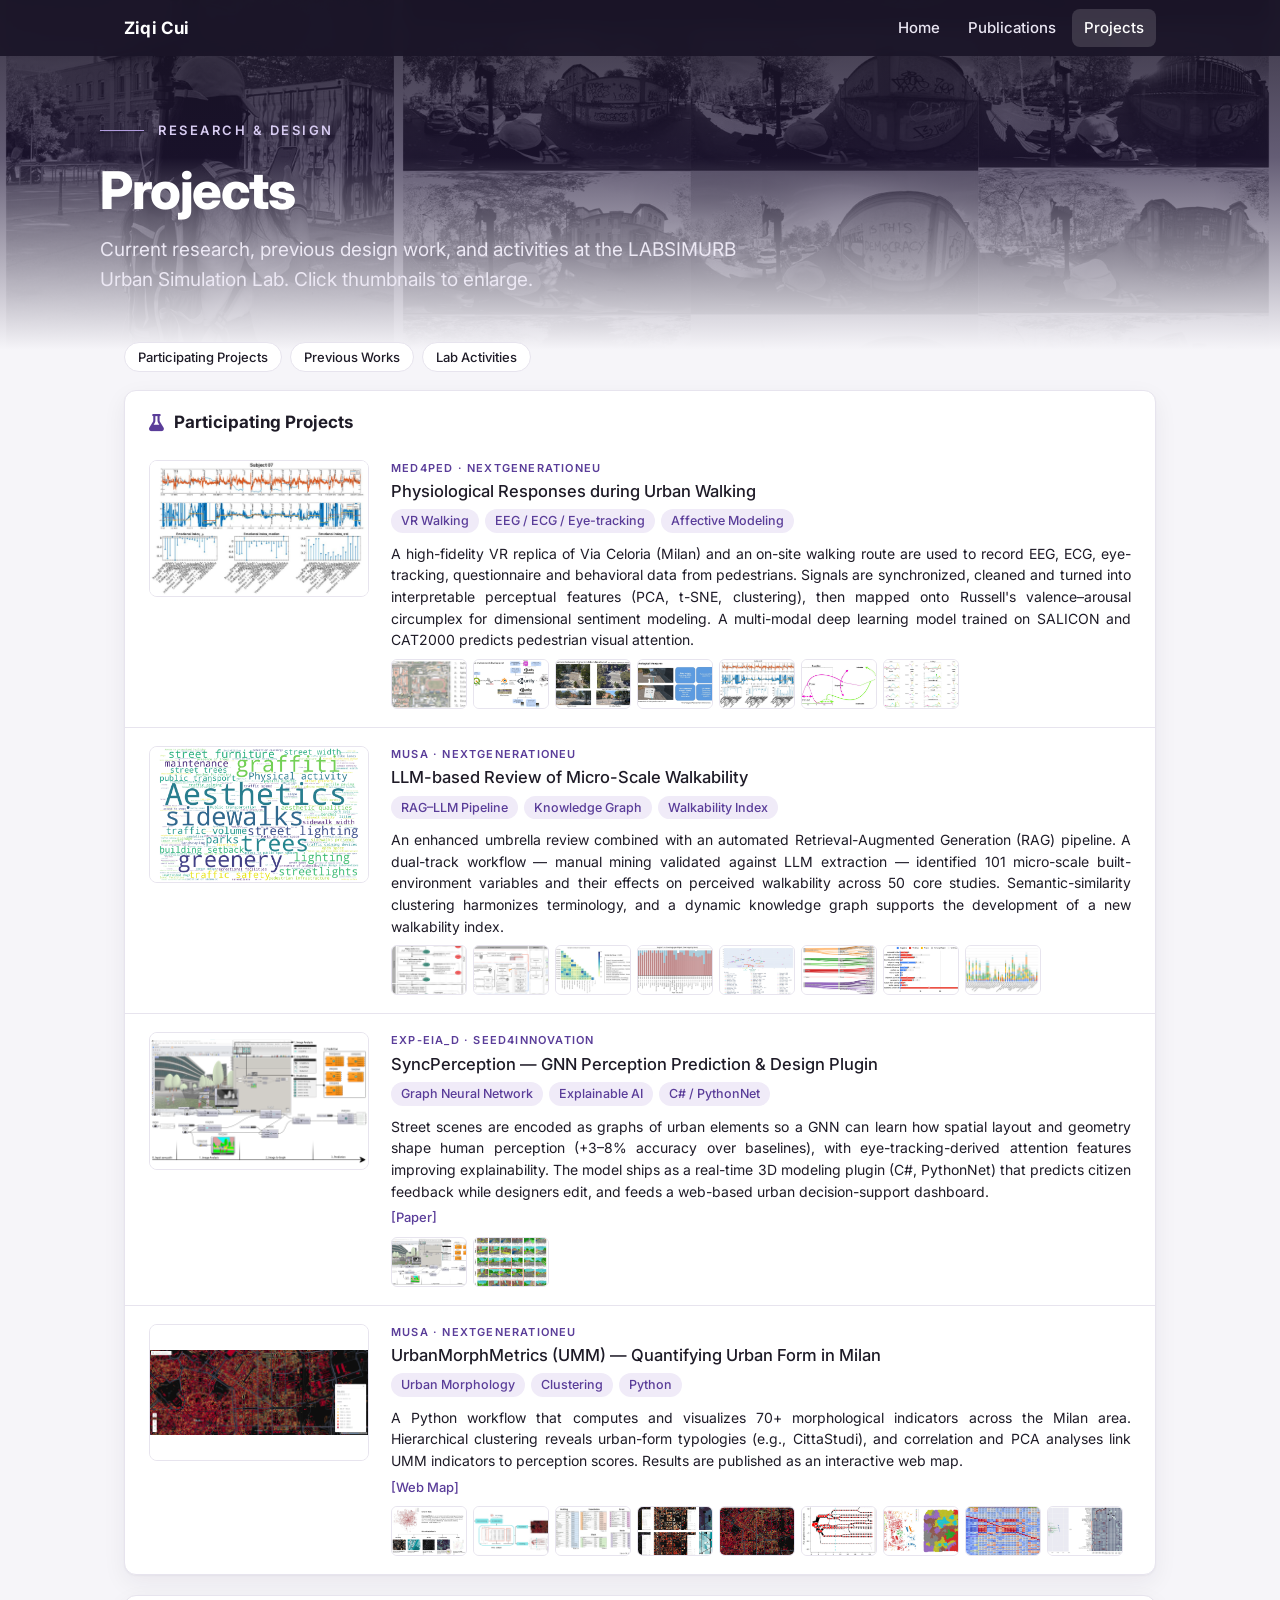
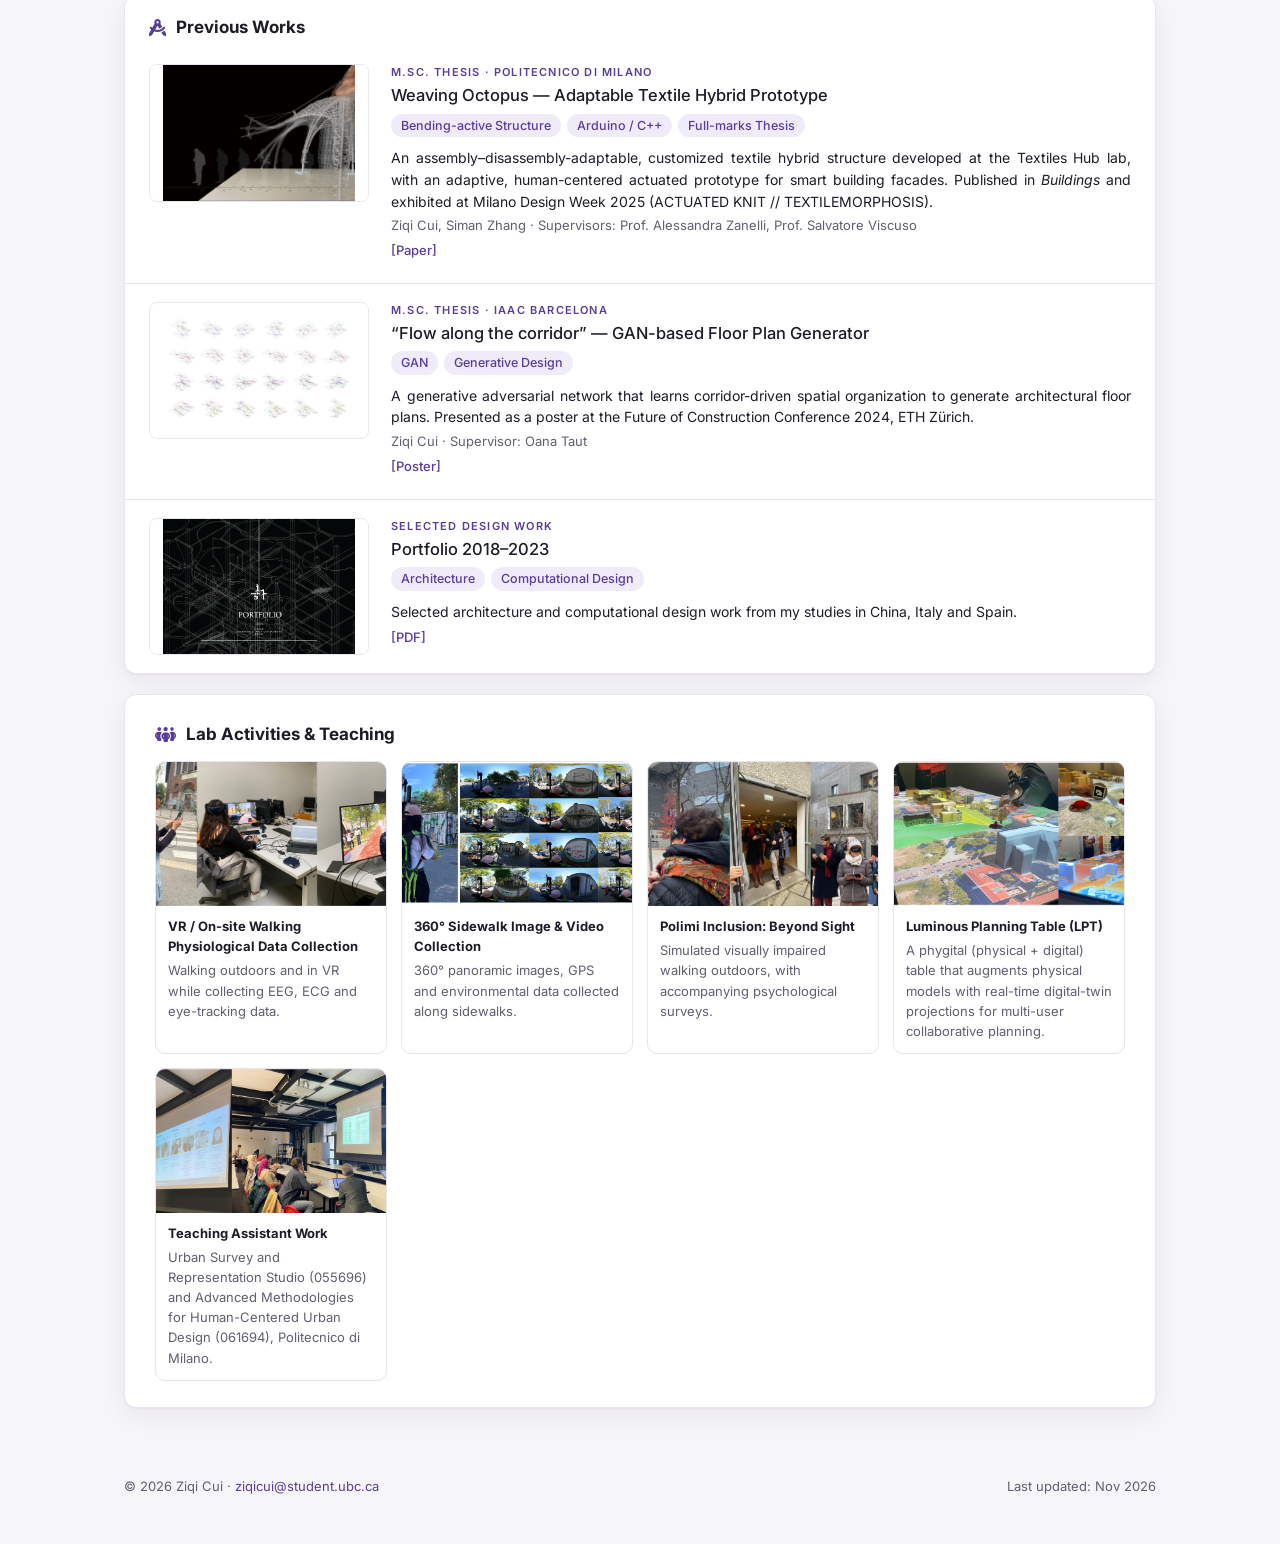
<file: projects.html>
<!DOCTYPE html>
<html lang="en">
<head>
  <meta charset="UTF-8">
  <meta name="viewport" content="width=device-width, initial-scale=1.0">
  <title>Ziqi Cui - Projects</title>
  <meta name="description" content="Research projects, previous works and lab activities by Ziqi Cui.">
  <link rel="preconnect" href="https://fonts.googleapis.com">
  <link rel="stylesheet" href="https://fonts.googleapis.com/css2?family=Inter:wght@400;500;600;700;800&display=swap">
  <link rel="stylesheet" href="https://cdnjs.cloudflare.com/ajax/libs/font-awesome/6.5.1/css/all.min.css">
  <link rel="stylesheet" href="assets/css/style.css?v=20261114">
</head>
<body>
  <nav class="site-nav">
    <div class="nav-inner">
      <a class="brand" href="index.html">Ziqi Cui</a>
      <button class="nav-toggle" aria-label="Menu"><i class="fa-solid fa-bars"></i></button>
      <div class="nav-links">
        <a href="index.html">Home</a>
        <a href="publications.html">Publications</a>
        <a href="projects.html" class="active">Projects</a>
      </div>
    </div>
  </nav>

  <header class="hero small">
    <div class="hero-bg" style="background-image:url('assets/img/hero-3a25c06e.jpg')"></div>
    <div class="hero-inner">
      <div class="hero-kicker">Research &amp; Design</div>
      <h1>Projects</h1>
      <p>Current research, previous design work, and activities at the LABSIMURB Urban Simulation Lab. Click thumbnails to enlarge.</p>
    </div>
  </header>

  <main>
    <nav class="toc">
      <a href="#current">Participating Projects</a>
      <a href="#previous">Previous Works</a>
      <a href="#lab">Lab Activities</a>
    </nav>

    <section class="card flush" id="current">
      <div class="card-title"><i class="fa-solid fa-flask"></i> Participating Projects</div>
      <div id="projects-research"></div>
    </section>

    <section class="card flush" id="previous">
      <div class="card-title"><i class="fa-solid fa-compass-drafting"></i> Previous Works</div>
      <div id="projects-previous"></div>
    </section>

    <section class="card" id="lab">
      <div class="card-title"><i class="fa-solid fa-people-group"></i> Lab Activities &amp; Teaching</div>
      <div class="lab-grid" id="projects-lab"></div>
    </section>
  </main>

  <div id="lightbox" role="dialog" aria-modal="true">
    <button class="lb-close" aria-label="Close"><i class="fa-solid fa-xmark"></i></button>
    <button class="lb-prev" aria-label="Previous"><i class="fa-solid fa-chevron-left"></i></button>
    <img alt="">
    <button class="lb-next" aria-label="Next"><i class="fa-solid fa-chevron-right"></i></button>
    <div class="lb-counter"></div>
  </div>

  <footer>
    <span>© <span id="year"></span> Ziqi Cui · <a href="mailto:ziqicui@student.ubc.ca">ziqicui@student.ubc.ca</a></span>
    <span>Last updated: Nov 2026</span>
  </footer>

  <script src="assets/js/data.js?v=20261114"></script>
  <script src="assets/js/main.js?v=20261114"></script>
</body>
</html>
</file>
<file: assets/css/style.css>
:root {
  --bg: #f6f5f9;
  --card: #ffffff;
  --text: #1e1b27;
  --muted: #625d70;
  --line: #e7e4ee;
  --accent: #5a3d99;
  --accent-soft: #f0ebf8;
  --nav: rgba(27, 21, 40, 0.92);
  --shadow: 0 1px 2px rgba(30, 20, 50, 0.04), 0 8px 24px rgba(30, 20, 50, 0.06);
  --radius: 12px;
  --maxw: 1080px;
}

* { box-sizing: border-box; }
html { scroll-behavior: smooth; scroll-padding-top: 72px; }
body {
  margin: 0;
  background: var(--bg);
  color: var(--text);
  font-family: "Inter", system-ui, -apple-system, "Segoe UI", Roboto, sans-serif;
  font-size: 15px;
  line-height: 1.55;
  -webkit-font-smoothing: antialiased;
}
a { color: var(--accent); text-decoration: none; }
a:hover { text-decoration: underline; }
img { max-width: 100%; display: block; }
h1, h2, h3 { line-height: 1.25; margin: 0; }
ul { margin: 0; padding: 0; list-style: none; }

/* ---------- Nav ---------- */
.site-nav {
  position: fixed; inset: 0 0 auto 0; z-index: 50;
  background: var(--nav);
  backdrop-filter: saturate(140%) blur(8px);
  transition: box-shadow .2s;
}
.site-nav.scrolled { box-shadow: 0 2px 12px rgba(0,0,0,.18); }
.nav-inner {
  max-width: var(--maxw); margin: 0 auto; padding: 0 24px;
  height: 56px; display: flex; align-items: center; justify-content: space-between;
}
.brand { color: #fff; font-weight: 700; font-size: 17px; letter-spacing: .2px; }
.brand:hover { text-decoration: none; }
.nav-links { display: flex; gap: 4px; }
.nav-links a {
  color: #e9e5f2; font-weight: 500; font-size: 15px;
  padding: 7px 12px; border-radius: 8px;
}
.nav-links a:hover { background: rgba(255,255,255,.08); text-decoration: none; }
.nav-links a.active { background: rgba(255,255,255,.14); color: #fff; }
.nav-toggle { display: none; background: none; border: 0; color: #fff; font-size: 20px; cursor: pointer; }

/* ---------- Hero ---------- */
.hero {
  position: relative; overflow: hidden;
  padding: 140px 24px 90px;
  background: #1b1528;
}
.hero-bg {
  position: absolute; inset: 0;
  background-size: cover; background-position: center;
  opacity: .45; filter: grayscale(100%) contrast(1.1);
}
.hero::after {
  content: ""; position: absolute; inset: 0;
  background: linear-gradient(180deg, rgba(27,21,40,.7) 0%, rgba(45,30,80,.35) 45%, var(--bg) 100%);
}
.hero-inner { position: relative; z-index: 1; max-width: var(--maxw); margin: 0 auto; }
.hero-kicker {
  display: flex; align-items: center; gap: 14px;
  color: #d8ccf2; font-size: 13px; font-weight: 600; letter-spacing: 2.5px; text-transform: uppercase;
}
.hero-kicker::before { content: ""; width: 44px; height: 1px; background: #b29de0; }
.hero h1 {
  color: #fff; font-size: clamp(36px, 6.4vw, 72px); font-weight: 800;
  letter-spacing: -1.5px; margin: 18px 0 22px; max-width: 900px;
}
.hero p { color: #ece8f4; font-size: clamp(16px, 2vw, 19px); max-width: 680px; margin: 0; }
.hero.compact { padding: 112px 24px 64px; }
.hero.compact p { max-width: 760px; margin-top: 14px; }
.hero.compact .hero-kicker { font-size: clamp(22px, 3.4vw, 34px); font-weight: 700; letter-spacing: 4px; color: #fff; gap: 18px; }
.hero.compact .hero-kicker::before { width: 56px; height: 2px; }
.collab-note {
  display: flex; gap: 10px; align-items: flex-start; margin: 16px 0 4px; padding: 10px 14px;
  background: var(--accent-soft); border-left: 3px solid var(--accent); border-radius: 8px;
}
.collab-note i { color: var(--accent); margin-top: 4px; }
.hero.small { padding: 120px 24px 56px; }
.hero.small h1 { font-size: clamp(32px, 5vw, 52px); margin-bottom: 12px; }

/* ---------- Layout ---------- */
main { max-width: var(--maxw); margin: 0 auto; padding: 0 24px 40px; position: relative; z-index: 2; }
.card {
  background: var(--card); border-radius: var(--radius); box-shadow: var(--shadow);
  border: 1px solid var(--line);
  padding: 26px 30px; margin-bottom: 20px;
}
.card-title {
  display: flex; align-items: center; gap: 10px;
  font-size: 17px; font-weight: 700; margin-bottom: 14px;
}
.card-title i { color: var(--accent); }
.card-title .more { font-size: 14px; font-weight: 600; }
.card.flush { padding: 0; overflow: hidden; }
.card.flush > .card-title { padding: 18px 24px 0; margin-bottom: 6px; }
.grid-2 { display: grid; grid-template-columns: 1fr 1fr; gap: 0 40px; }

/* ---------- About ---------- */
.about { display: grid; grid-template-columns: 1fr 230px; gap: 36px; align-items: start; font-size: 15px; line-height: 1.55; }
.about h2 { font-size: 36px; font-weight: 400; letter-spacing: -.5px; }
.about h2 small { font-size: 22px; color: var(--muted); font-weight: 500; margin-left: 6px; }
.role { color: var(--accent); font-weight: 600; margin: 6px 0 12px; display: flex; gap: 8px; align-items: center; }
.about p { margin: 0 0 10px; text-align: justify; }
.avatar {
  width: 100%; aspect-ratio: 1 / 1.04; object-fit: cover;
  border-radius: 10px; border: 4px solid #fff; box-shadow: var(--shadow);
}
.interests { margin: 6px 0 14px; padding-left: 20px; list-style: disc; }
.interests li { margin-bottom: 6px; }
.interests.focus { list-style: decimal; }
.interests.focus li { margin-bottom: 6px; }
.about .interests { margin: 4px 0 10px; }
.interests.focus li::marker { font-weight: 700; color: var(--accent); }
.interests.focus span { color: var(--muted); }
.contact-links { display: flex; flex-wrap: wrap; gap: 8px 18px; margin-top: 18px; }
.contact-links a { display: inline-flex; align-items: center; gap: 7px; font-weight: 500; }
.contact-links i { width: 18px; text-align: center; }
.wechat {
  position: relative; display: inline-flex; align-items: center; gap: 7px;
  font: inherit; font-weight: 500; color: var(--accent); background: none; border: 0; padding: 0; cursor: pointer;
}
.qr-pop {
  display: none; position: absolute; left: 50%; bottom: calc(100% + 10px); transform: translateX(-50%); z-index: 20;
  width: max-content; background: #fff; padding: 6px; border-radius: 10px; box-shadow: 0 10px 30px rgba(27,21,40,.22);
}
.qr-pop img { display: block; width: 180px; max-width: none; height: auto; }
.wechat:hover .qr-pop, .wechat:focus .qr-pop, .wechat:focus-within .qr-pop { display: block; }
.btn {
  display: inline-flex; align-items: center; gap: 8px;
  background: var(--accent); color: #fff !important; font-weight: 600;
  padding: 8px 16px; border-radius: 8px;
}
.btn:hover { text-decoration: none; filter: brightness(1.08); }

.chips { display: flex; flex-wrap: wrap; gap: 6px; margin: 8px 0 10px; }
.chip {
  font-size: 12.5px; font-weight: 500; color: var(--accent);
  background: var(--accent-soft); padding: 2px 10px; border-radius: 999px;
}

/* ---------- Timeline / lists ---------- */
.timeline li { margin-bottom: 9px; }
.tl-org { font-weight: 600; }
.tl-row, .plain li { display: flex; justify-content: space-between; gap: 16px; font-size: 13.5px; color: var(--muted); }
.tl-row em, .plain em { white-space: nowrap; font-style: italic; }
.plain li { padding: 3px 0; color: var(--text); }
.plain li em { color: var(--muted); }
.item-detail { display: block; font-size: 12px; color: var(--muted); margin-top: 1px; }
.sub-title { font-size: 16px; font-weight: 700; margin: 0 0 10px; }

/* ---------- News ---------- */
.news li {
  display: grid; grid-template-columns: 48px 1fr 40px; gap: 12px;
  padding: 4px 0; font-size: 14px;
}
.news-year { color: var(--muted); font-weight: 600; }
.news-date { color: var(--muted); font-style: italic; text-align: right; }
.news-scroll { max-height: 300px; overflow-y: auto; padding-right: 6px; }

/* ---------- Publications / projects ---------- */
.pub {
  display: grid; grid-template-columns: 220px 1fr; gap: 22px;
  padding: 18px 24px; border-top: 1px solid var(--line);
}
.pub:first-of-type { border-top: 0; }
.pub-thumb {
  border-radius: 8px; overflow: hidden; background: #f3f1f7;
  aspect-ratio: 16 / 10; display: flex; align-items: center; justify-content: center;
  border: 1px solid var(--line);
}
.pub-thumb img { width: 100%; height: 100%; object-fit: contain; background: #fff; }
.thumb-placeholder {
  width: 100%; height: 100%; display: flex; align-items: center; justify-content: center;
  background: linear-gradient(135deg, #f0ebf8, #ddd2f0); color: var(--accent); font-size: 38px;
}
.pub h3 { font-size: 16.5px; font-weight: 500; margin-bottom: 6px; }
.pub p { margin: 0 0 3px; }
.pub-authors { font-size: 13px; color: var(--muted); }
.pub-authors .me { color: var(--text); }
.pub-authors sup { font-size: 10px; }
.pub-venue { font-size: 13px; font-style: italic; }
.tag-link { font-size: 13px; font-weight: 500; }
.kicker { font-size: 11px; font-weight: 600; letter-spacing: 1.2px; text-transform: uppercase; color: var(--accent); margin-bottom: 4px; }
.project-summary { font-size: 14px; text-align: justify; }
.footnote { font-size: 12.5px; color: var(--muted); margin: 0 0 2px; padding: 0 24px; }

.gallery { display: flex; flex-wrap: wrap; gap: 6px; margin-top: 8px; }
.gallery-item {
  padding: 0; border: 1px solid var(--line); border-radius: 6px; overflow: hidden;
  width: 76px; height: 50px; cursor: zoom-in; background: #fff;
}
.gallery-item img { width: 100%; height: 100%; object-fit: cover; transition: transform .2s; }
.gallery-item:hover img { transform: scale(1.08); }

.lab-grid { display: grid; grid-template-columns: repeat(auto-fill, minmax(210px, 1fr)); gap: 14px; }
.lab-card { margin: 0; border: 1px solid var(--line); border-radius: 10px; overflow: hidden; background: #fff; }
.lab-card img { width: 100%; aspect-ratio: 16 / 10; object-fit: cover; }
.lab-card figcaption { padding: 10px 12px 12px; font-size: 13px; display: flex; flex-direction: column; gap: 4px; }
.lab-card figcaption span { color: var(--muted); }

/* ---------- Talks ---------- */
.talks li {
  display: grid; grid-template-columns: 1fr 220px; gap: 18px;
  padding: 10px 0; border-top: 1px solid var(--line); font-size: 14px;
}
.talks li:first-child { border-top: 0; }
.talk-authors { font-size: 12.5px; color: var(--muted); margin-top: 2px; }
.talk-authors .me { color: var(--text); }
.talk-meta { text-align: right; display: flex; flex-direction: column; font-size: 13px; }
.talk-meta span { color: var(--muted); font-style: italic; }
.badge {
  display: inline-block; font-size: 11px; font-weight: 700; letter-spacing: .5px; text-transform: uppercase;
  color: #fff; background: var(--accent); padding: 1px 8px; border-radius: 4px; margin-right: 8px; vertical-align: 2px;
}
.badge-alt { background: #9a7a52; }
.badge-upcoming { background: transparent; color: var(--accent); box-shadow: inset 0 0 0 1px var(--accent); }

/* ---------- Page TOC ---------- */
.toc { display: flex; flex-wrap: wrap; gap: 8px; margin: -8px 0 18px; }
.toc a {
  background: var(--card); border: 1px solid var(--line); border-radius: 999px;
  padding: 4px 13px; font-size: 13px; font-weight: 500; color: var(--text);
}
.toc a:hover { border-color: var(--accent); color: var(--accent); text-decoration: none; }

/* ---------- Lightbox ---------- */
#lightbox {
  position: fixed; inset: 0; z-index: 100; display: none;
  background: rgba(10, 14, 12, .9); align-items: center; justify-content: center;
}
#lightbox.open { display: flex; }
#lightbox img { max-width: 90vw; max-height: 84vh; border-radius: 6px; background: #fff; }
#lightbox button {
  position: absolute; background: rgba(255,255,255,.1); color: #fff; border: 0;
  width: 44px; height: 44px; border-radius: 50%; font-size: 18px; cursor: pointer;
}
#lightbox button:hover { background: rgba(255,255,255,.22); }
.lb-close { top: 18px; right: 18px; }
.lb-prev { left: 18px; top: 50%; transform: translateY(-50%); }
.lb-next { right: 18px; top: 50%; transform: translateY(-50%); }
.lb-counter { position: absolute; bottom: 18px; color: #ccd; font-size: 14px; }

/* ---------- Footer ---------- */
footer {
  max-width: var(--maxw); margin: 0 auto; padding: 8px 24px 48px;
  color: var(--muted); font-size: 13px; display: flex; justify-content: space-between; flex-wrap: wrap; gap: 8px;
}

/* ---------- Responsive ---------- */
@media (max-width: 820px) {
  .about { grid-template-columns: 1fr; }
  .about .avatar-wrap { order: -1; }
  .about .avatar { max-width: 180px; }
  .grid-2 { grid-template-columns: 1fr; }
  .grid-2 > div + div { margin-top: 18px; }
  .pub { grid-template-columns: 1fr; gap: 12px; padding: 16px 18px; }
  .pub-thumb { max-height: 240px; }
  .talks li { grid-template-columns: 1fr; gap: 4px; }
  .talk-meta { text-align: left; }
}
@media (max-width: 640px) {
  .nav-inner, main, footer { padding-left: 16px; padding-right: 16px; }
  .hero { padding-left: 16px; padding-right: 16px; }
  .card { padding: 20px 16px; }
  .card.flush > .card-title { padding: 18px 18px 0; }
  .footnote { padding: 0 18px; }
  .nav-toggle { display: block; }
  .nav-links {
    display: none; position: absolute; top: 56px; left: 0; right: 0;
    flex-direction: column; background: var(--nav); padding: 8px 16px 14px;
  }
  .nav-links.open { display: flex; }
  .news li { grid-template-columns: 40px 1fr; }
  .news-date { display: none; }
  .about p { text-align: left; }
  .tl-row, .plain li { flex-direction: column; gap: 0; }
}

/* Visitor map */
.visitor-map { display: flex; justify-content: center; max-width: 100%; overflow: hidden; }
.visitor-map img, .visitor-map canvas { max-width: 100%; height: auto; }

/* Sidebar under the portrait: collaboration note + contacts */
.avatar-wrap .collab-note { font-size: 13.5px; line-height: 1.5; margin: 18px 0 0; text-align: left; }
.avatar-wrap .contact-links { flex-direction: column; gap: 6px; margin-top: 14px; font-size: 14px; }
.avatar-wrap .qr-pop { left: 0; transform: none; }
@media (max-width: 820px) {
  .avatar-wrap .contact-links { flex-direction: row; gap: 6px 16px; }
  .hero.compact .hero-kicker { letter-spacing: 2px; }
}
</file>
